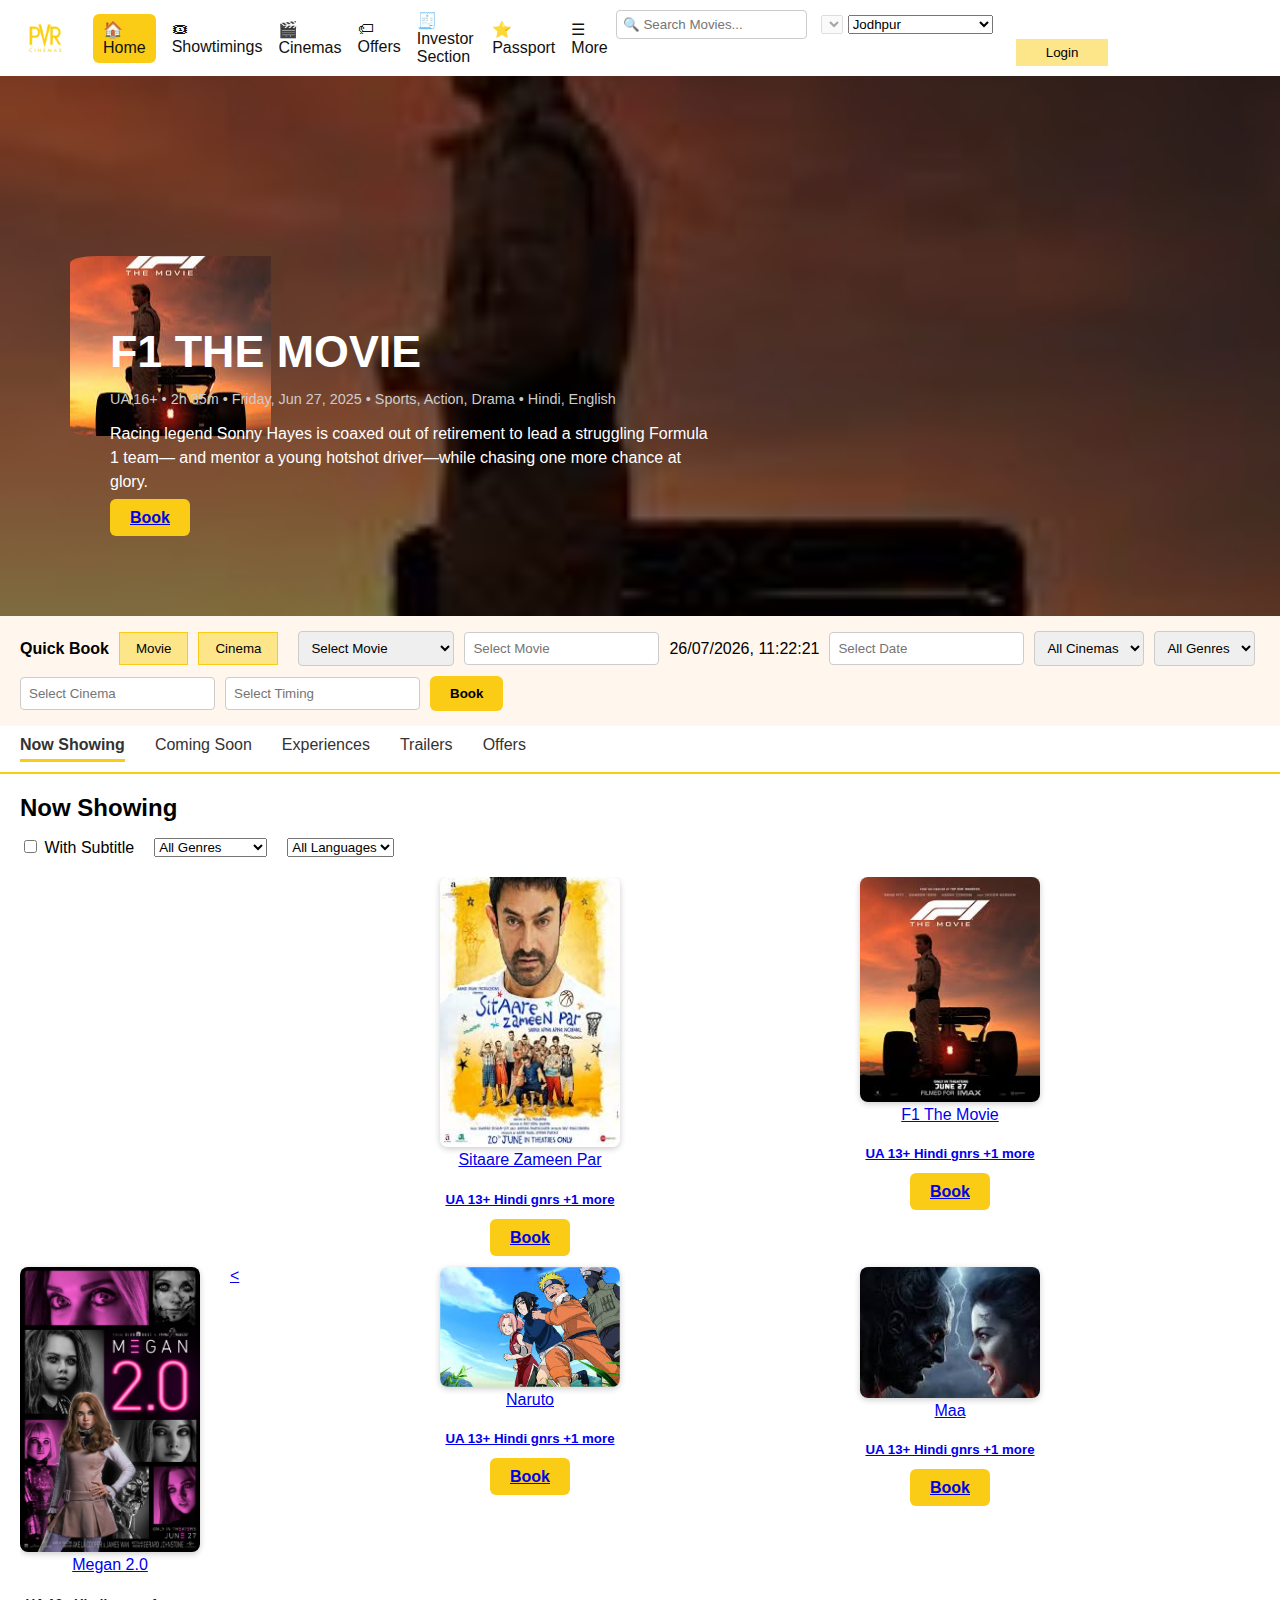
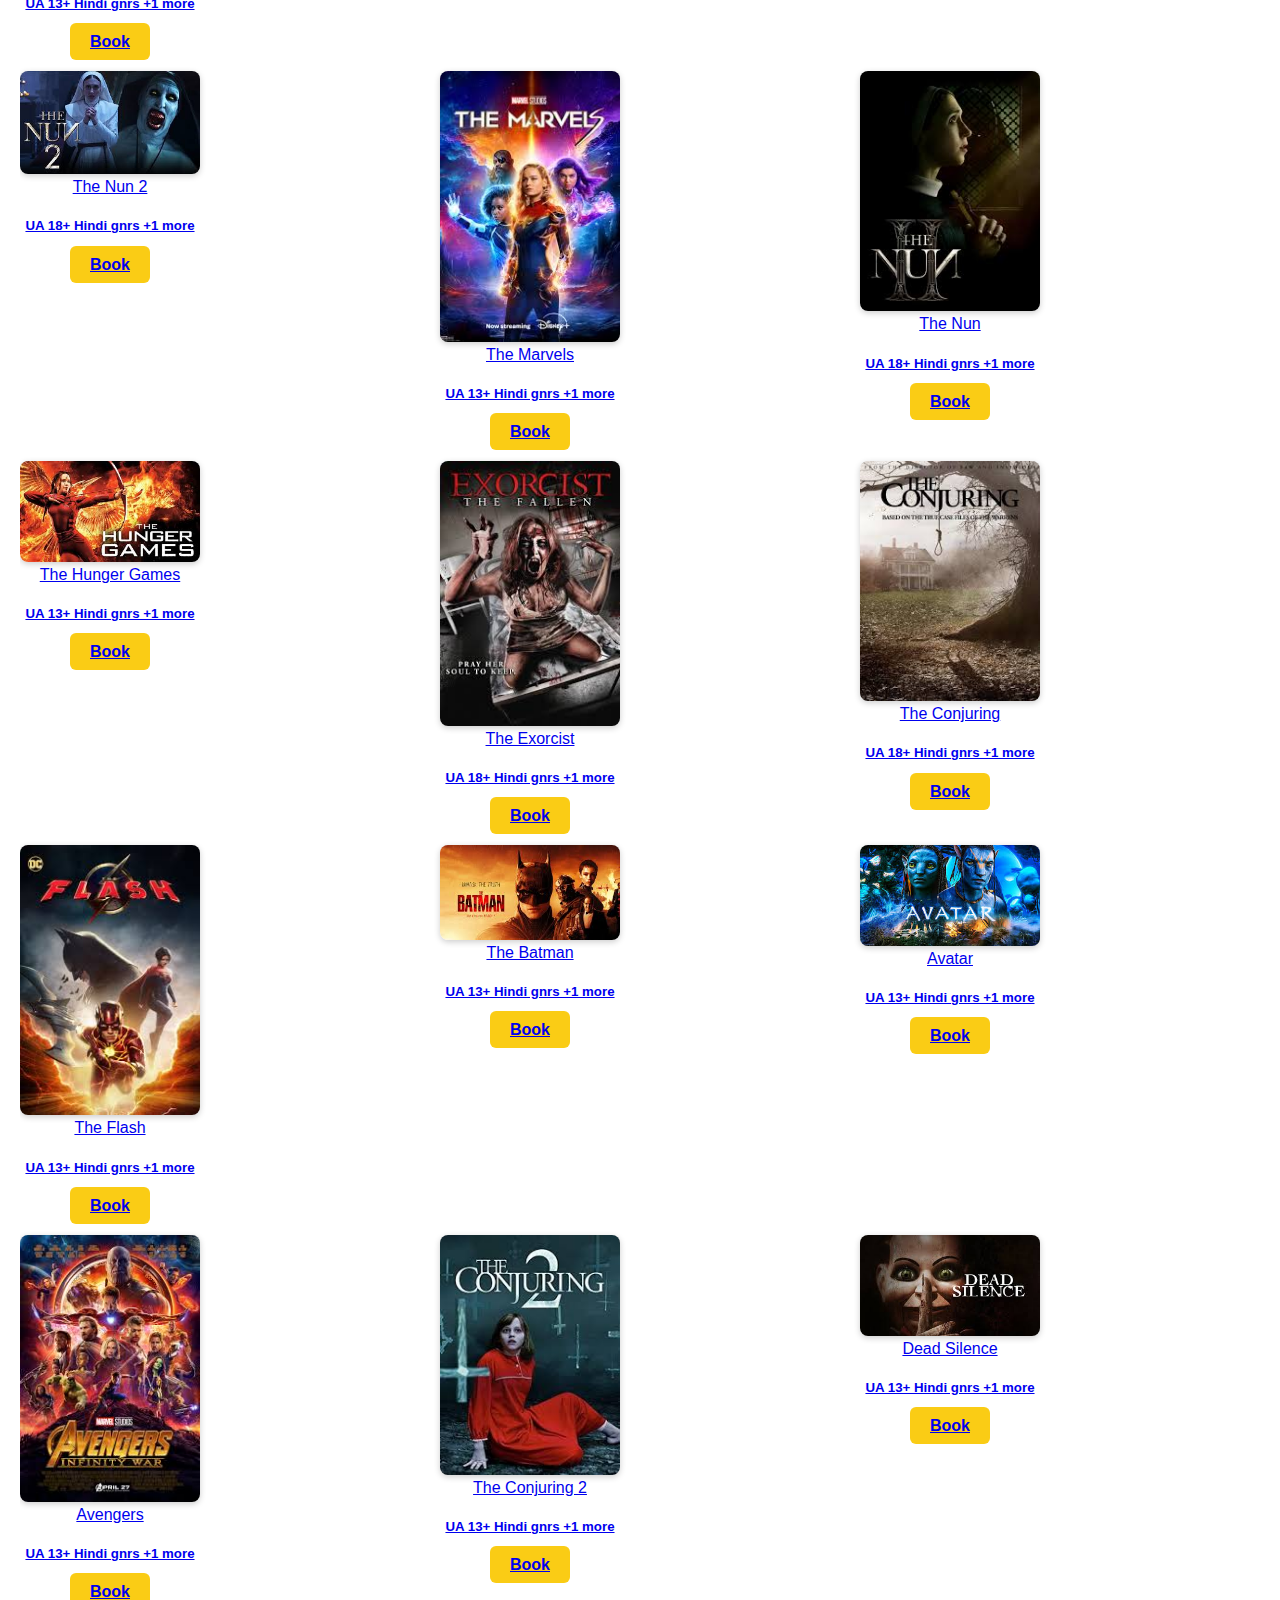
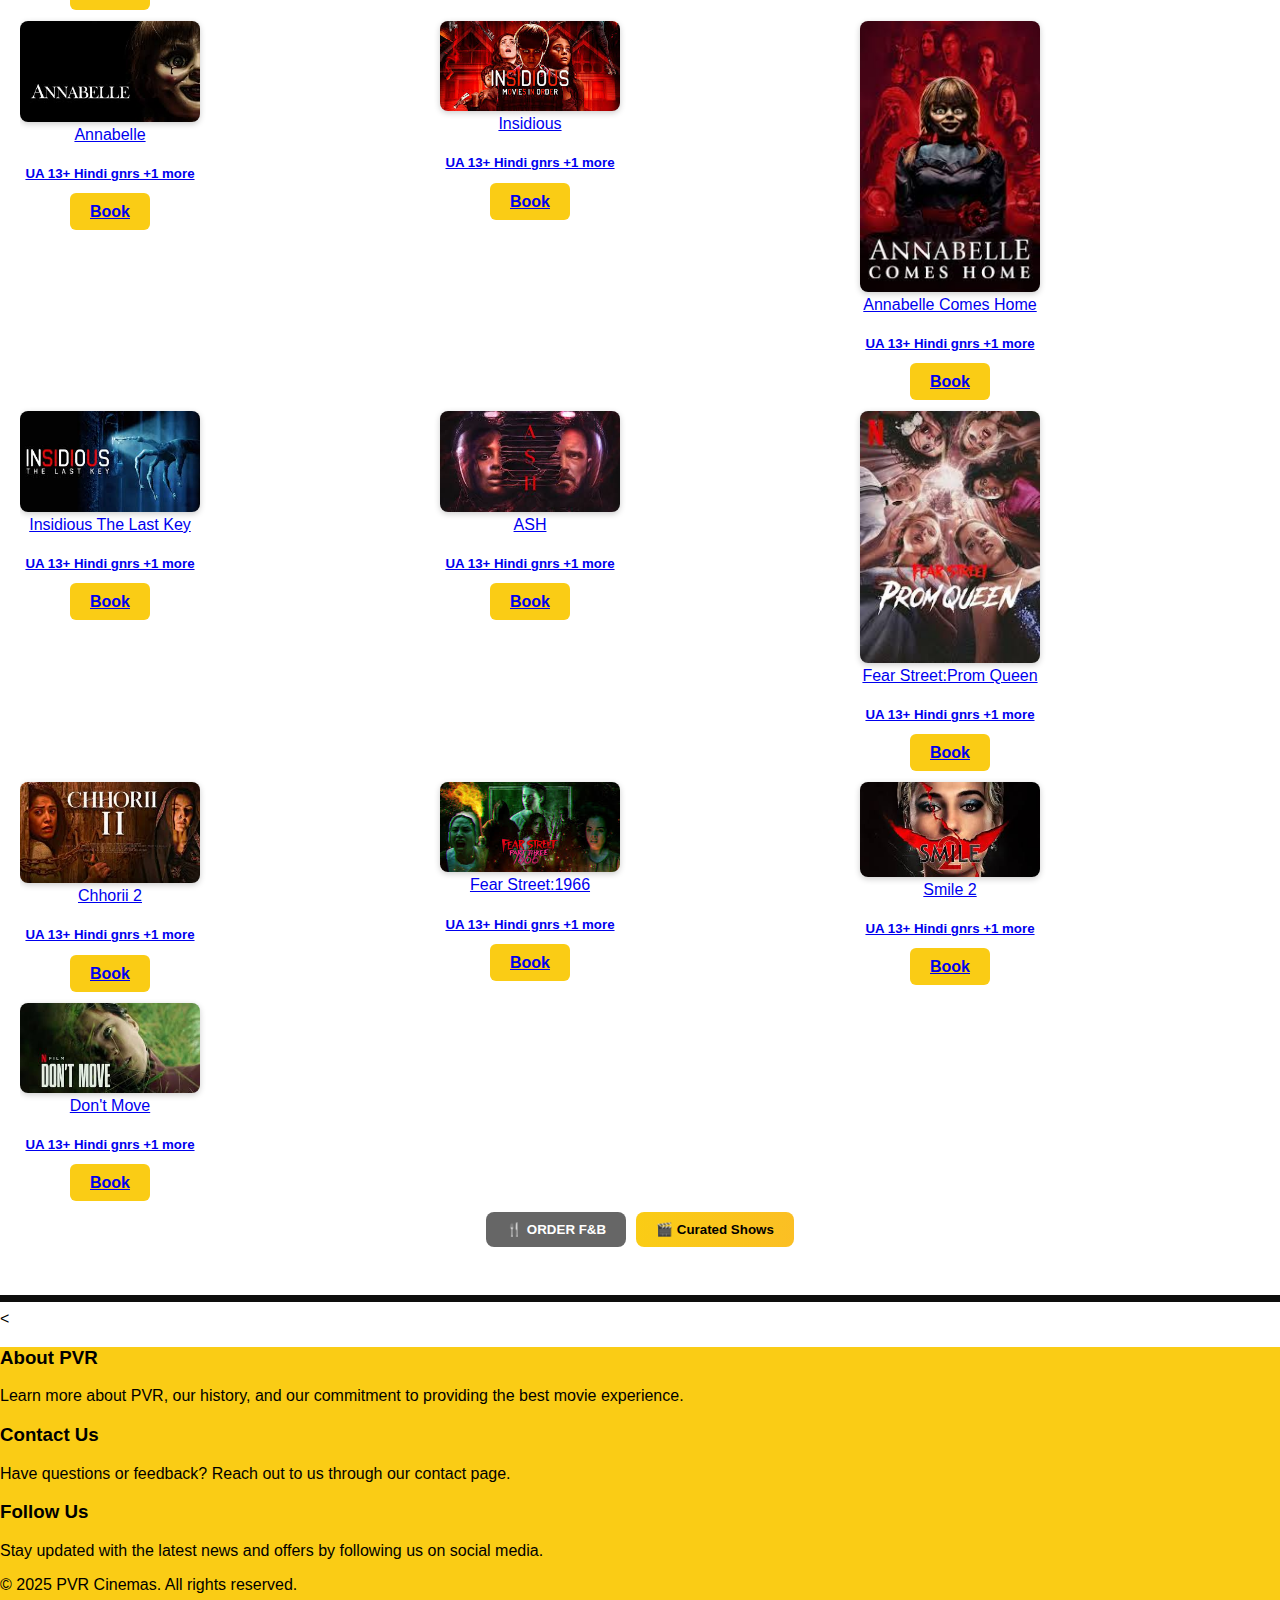
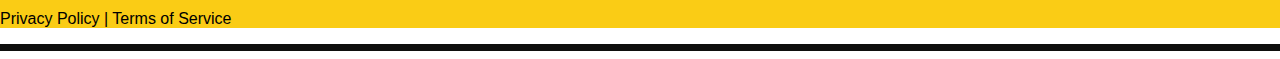
<file: index.html>
<!DOCTYPE html>
<html lang="en">

<head>
    <meta charset="UTF-8" />
    <meta name="viewport" content="width=device-width, initial-scale=1.0" />
    <title>PVR Movie Booking</title>
    <link rel="stylesheet" href="styles.css" />
    <link rel="stylesheet" href="login.html">
    <link rel="stylesheet" href="error.html">

</head>

<body>

    <!-- Navigation Bar -->
    <header class="navbar">
        <div class="nav-left">
            <img src="./logo-v2.webp" alt="PVR Logo" class="logo" />
            <a class="active" href="#">🏠 Home</a>
            <a href="https://www.pvrcinemas.com/show-timings">🎟 Showtimings</a>
            <a href="https://www.pvrcinemas.com/cinemas/Jodhpur">🎬 Cinemas</a>
            <a href="https://www.pvrcinemas.com/offers">🏷 Offers</a>
            <a href="https://www.pvrcinemas.com/investors-section">🧾 Investor Section</a>
            <a href="https://passport.pvrinox.com/">⭐ Passport</a>
            <a href="more.html">☰ More</a>
        </div>
        <div class="nav-right">
            <input type="text" id="movieSearch" placeholder="🔍 Search Movies..." onkeyup="filterMovies()" />
            <select name="" id="" disabled="disabled"></select>
            <select>
        <option selected>Jodhpur</option>
        <option>Jaipur</option>
        <option>Delhi</option>
        <option>Mumbai</option>
        <option>Bengaluru</option>
        <option>Chennai</option>
        <option>Kolkata</option>
        <option>Pune</option>
        <option>Hyderabad</option>
        <option>Ahmedabad</option>
        <option>Lucknow</option>
        <option>Chandigarh</option>
        <option>Indore</option>
        <option>Coimbatore</option>
        <option>Surat</option>
        <option>Vadodara</option>
        <option>Visakhapatnam</option>
        <option>Patna</option>
        <option>Agra</option>
        <option>Kanpur</option>
        <option>Guwahati</option>
        <option>Thiruvananthapuram</option>
        <option>Madurai</option>
        <option>Coimbatore</option>
        <option>Rajkot</option>
        <option>Amritsar</option>
        <option>Vijayawada</option>
        <option>Gwalior</option>
        <option>Raipur</option>
        <option>Jabalpur</option>
        <option>Agartala</option>
        <option>Shillong</option>
        <option>Imphal</option>
        <option>Dimapur</option>
        <option>Aizawl</option>
        <option>Itanagar</option>
        <option>Gangtok</option>
        <option>Port Blair</option>
        <option>Dehradun</option>
        <option>Ranchi</option>
        <option>Udaipur</option>
        <option>Gurgaon</option>
        <option>Noida</option>
        <option>Faridabad</option>
        <option>Ghaziabad</option>
        <option>Meerut</option>
        <option>Agra</option>
        <option>Allahabad</option>
        <option>Varanasi</option>
        <option>Patiala</option>
        <option>Bathinda</option>
        <option>Amroha</option>
        <option>Moradabad</option>
        <option>Aligarh</option>
        <option>Firozabad</option>
        <option>Muzaffarnagar</option>
        <option>Meerut</option>
        <option>Hapur</option>
        <option>Bulandshahr</option>
        <option>Rampur</option>
        <option>Shahjahanpur</option>
        <option>Azamgarh</option>
        <option>Bahraich</option>
        <option>Gonda</option>
        <option>Barabanki</option>
        <option>Farrukhabad</option>
        <option>Hardoi</option>
        <option>Kannauj</option>
        <option>Unnao</option>
      </select>
            <a href="./login.html"><button class="login-btn">Login</button></a>
        </div>
    </header>

    <!-- Hero Banner -->
    <section class="hero">
        <div class="hero-overlay">
            <div class="hero-content">
                <div class="hero-text">
                    <h1>F1 THE MOVIE</h1>
                    <p class="meta">UA 16+ • 2h 35m • Friday, Jun 27, 2025 • Sports, Action, Drama • Hindi, English</p>
                    <p class="desc">
                        Racing legend Sonny Hayes is coaxed out of retirement to lead a struggling Formula 1 team— and mentor a young hotshot driver—while chasing one more chance at glory.
                    </p>
                    <a href="booknow.html" target="_blank" class="book-btn">Book</a>
                </div>


            </div>
        </div>
        </div>
    </section>

    <!-- Quick Book -->
    <div class="quick-book">
        <strong>Quick Book</strong>
        <button class="selected">Movie</button>

        <button class="selected">Cinema</button>
        <label for="cinema-dropdown" class="quick-label"></label>
        <select id="cinema-dropdown" class="dropdown">
  <option value="Sitaare Zameen Par">Select Movie</option>
  <option value="f1">F1 THE MOVIE</option>
  <option value="Megan 2.0">Megan 2.0</option>
  <option value="Naruto">Naruto</option>
  <option value="Maa">Maa</option>
  <option value="The Nun 2">The Nun 2</option>
  <option value="The Marvels">The Marvels</option>
  <option value="The Nun">The Nun</option>
  <option value="The Hunger Games">The Hunger Games</option>
  <option value="The Exorcist">The Exorcist</option>
  <option value="The Conjuring">The Conjuring</option>
  <option value="The Flash">The Flash</option>
  <option value="The Batman">The Batman</option>
  <option value="Avatar">Avatar</option>
  <option value="Avengers">Avengers</option>
  <option value="The Nun">The Nun</option>
  <option value="The Marvels">The Marvels</option>
  <option value="The Conjuring 2">The Conjuring 2</option>
  <option value="Dead Silence">Dead Silence</option>
  <option value="Annabelle">Annabelle</option>
  <option value="Insidious">Insidious</option>
  <option value="Annabelle Comes">Annabelle Comes</option>
  <option value="Insidious The"></option>

</select>



        <input type="text" placeholder="Select Movie" />
        <span id="custom-date"></span>
        <script>
            function updateDate() {
                const d = new Date();
                document.getElementById('custom-date').textContent =
                    d.toLocaleString('en-GB'); // DD/MM/YYYY, HH:MM:SS
            }
            updateDate(); // Initial call
            setInterval(updateDate, 1000); // Update every second
        </script>
        <input type="text" placeholder="Select Date" />
        <select>
      <option>All Cinemas</option>
      <option>IMAX</option>
      <option>3D</option>
    </select>
        <select>
      <option>All Genres</option>
      <option>Action</option>
      <option>Drama</option>
      <option>Comedy</option>
      <option>Horror</option>
    </select>
        <input type="text" placeholder="Select Cinema" />
        <input type="text" placeholder="Select Timing" />
        <button class="book-btn">Book</button>
    </div>

    <!-- Navigation Tabs -->
    <div class="tabs">
        <a class="active-tab" href="#">Now Showing</a>
        <a href="#">Coming Soon</a>
        <a href="#">Experiences</a>
        <a href="#">Trailers</a>
        <a href="#">Offers</a>
    </div>

    <!-- Now Showing -->
    <section class="now-showing">
        <h2>Now Showing</h2>
        <div class="filters">
            <label><input type="checkbox" /> With Subtitle</label>
            <select>
        <option>All Genres</option>
        <option>Action</option>
        <option>Drama</option>
        <option>Comedy</option>
        <option>Horror</option>
        <option>Romance</option>
        <option>Thriller</option>
        <option>Science Fiction</option>
        <option>Fantasy</option>
        <option>Documentary</option>
        <option>Animation</option>
        <option>Adventure</option>
      </select>
            <select>
        <option>All Languages</option>
        <option>Hindi</option>
        <option>English</option>
      </select>
        </div>
        <div class="movie-list">
            <div class="movie-container">
                <div class="movie-card"></div>
            </div>
            <a href="https://youtu.be/YH6k5weqwy8?si=QhUJymZNEpXDGVLu">

                <div class="movie"><img src="Sitaare Zameen Par.jpeg.jpg" alt="Sitaare Zameen Par" /><span>Sitaare Zameen
            Par</span>
                    <h5>UA 13+ Hindi gnrs +1 more</h5>
                    <a href="booknow.html" target="_blank" class="book-btn">Book</a>
                </div>
            </a>
            <a href="https://youtu.be/69ffwl-8pCU?si=bTgPB2JSoYBY8jpV">
                <div class="movie"><img src="F1 The Movie.jpeg.jpg" alt="F1 The Movie" /><span>F1 The Movie</span>
                    <h5>UA 13+ Hindi gnrs +1 more</h5>
                    <a href="booknow.html" target="_blank" class="book-btn">Book</a>
                </div>
            </a>
            <a href="https://youtu.be/IYLHdEzsk1s?si=F-liIfdAvSS3QRr8">
                <div class="movie"><img src="./Megan 2.0.jpg" alt="Megan 2.0" /><span>Megan 2.0</span>
                    <h5>UA 13+ Hindi gnrs +1 more</h5>
                    <a href="booknow.html" target="_blank" class="book-btn">Book</a>
                </div>
            </a>
            <a href="https://youtu.be/1JdWLPj_do4?si=U4200BUDsstM1SBS">
                < <div class="movie"><img src="Naruto.jpeg.jpg" alt="Naruto" /><span>Naruto</span>
                    <h5>UA 13+ Hindi gnrs +1 more</h5>
                    <a href="booknow.html" target="_blank" class="book-btn">Book</a>
        </div>
        </a>
        <a href="https://youtu.be/lVvMbXiJjko?si=PE78wVe-z4K-nKfY">
            <div class="movie"><img src="ma.jpeg.jpg" alt="Maa" /><span>Maa</span>
                <h5>UA 13+ Hindi gnrs +1 more</h5>
                <a href="booknow.html" target="_blank" class="book-btn">Book</a>
            </div>
        </a>
        <a href="https://youtu.be/QF-oyCwaArU?si=S0iCW_sgzKGR_kQd">
            <div class="movie"><img src="The Nun 2.jpeg.jpg" alt="The Nun 2" /><span>The Nun 2</span>
                <h5>UA 18+ Hindi gnrs +1 more</h5>

                <a href="booknow.html" target="_blank" class="book-btn">Book</a>
            </div>
        </a>
        <a href="https://youtu.be/wS_qbDztgVY?si=_JB85yZTU1Q6rsjP">
            <div class="movie"><img src="The Marvels.jpeg.jpg" alt="The Marvels" /><span>The Marvels</span>
                <h5>UA 13+ Hindi gnrs +1 more</h5>
                <a href="booknow.html" target="_blank" class="book-btn">Book</a>
            </div>
        </a>
        <a href="https://youtu.be/pzD9zGcUNrw?si=DIbW848CkxHOQXjw">
            <div class="movie"><img src="The Nun.jpeg.jpg" alt="The Nun" /><span>The Nun</span>
                <h5>UA 18+ Hindi gnrs +1 more</h5>
                <a href="booknow.html" target="_blank" class="book-btn">Book</a>
            </div>
        </a>
        <a href="https://youtu.be/mfmrPu43DF8?si=mVmGeLdNaA-ImUKQ">
            <div class="movie"><img src="The Hunger Games.jpeg.jpg" alt="The Hunger Games" /><span>The Hunger Games</span>
                <h5>UA 13+ Hindi gnrs +1 more</h5>
                <a href="booknow.html" target="_blank" class="book-btn">Book</a>
            </div>
        </a>
        <a href="https://youtu.be/BU2eYAO31Cc?si=dFeTyYkmTHqxxTiD">
            <div class="movie"><img src="The Exorcist.jpeg.jpg" alt="The Exorcist" /><span>The Exorcist</span>
                <h5>UA 18+ Hindi gnrs +1 more</h5>
                <a href="booknow.html" target="_blank" class="book-btn">Book</a>
            </div>
        </a>

        <a href="https://youtu.be/ejMMn0t58Lc?si=8PhL7r1awr1_PcjL">
            <div class="movie"><img src="The Conjuring.jpeg.jpg" alt="The Conjuring" /><span>The Conjuring</span>
                <h5>UA 18+ Hindi gnrs +1 more</h5>
                <a href="booknow.html" target="_blank" class="book-btn">Book</a>
            </div>
        </a>
        <a href="https://youtu.be/hebWYacbdvc?si=8gCc5CegCShTIoeR">
            <div class="movie"><img src="The Flash.jpeg.jpg" alt="The Flash" /><span>The Flash</span>
                <h5>UA 13+ Hindi gnrs +1 more</h5>
                <a href="booknow.html" target="_blank" class="book-btn">Book</a>
            </div>
        </a>
        <a href="https://youtu.be/mqqft2x_Aa4?si=KMe2ZHRyTcsSj3ga">
            <div class="movie"><img src="The Batman.jpeg.jpg" alt="The Batman" /><span>The Batman</span>
                <h5>UA 13+ Hindi gnrs +1 more</h5>
                <a href="booknow.html" target="_blank" class="book-btn">Book</a></div>
        </a>
        <a href="https://youtu.be/5PSNL1qE6VY?si=f3mJQahi4H803aze">
            <div class="movie"><img src="Avatar.jpeg.jpg" alt="Avatar" /><span>Avatar</span>
                <h5>UA 13+ Hindi gnrs +1 more</h5>
                <a href="booknow.html" target="_blank" class="book-btn">Book</a></div>
        </a>
        <a href="https://youtu.be/eOrNdBpGMv8?si=-eecd12VA8N4_JMg">
            <div class="movie"><img src="Avengers.jpeg.jpg" alt="Avengers" /><span>Avengers</span>
                <h5>UA 13+ Hindi gnrs +1 more</h5>
                <a href="booknow.html" target="_blank" class="book-btn">Book</a></div>
        </a>
        <a href="https://youtu.be/VFsmuRPClr4?si=ScCGTn-ZIN-BEbfF">
            <div class="movie"><img src="The Conjuring 2.jpeg.jpg" alt="The Conjuring 2" /><span>The Conjuring 2</span>
                <h5>UA 13+ Hindi gnrs +1 more</h5>
                <a href="booknow.html" target="_blank" class="book-btn">Book</a></div>
        </a>
        <a href="https://youtu.be/8b_HVtHmK30?si=lCBb0AuJYIjA0iq1">
            <div class="movie"><img src="Dead Silence.jpeg.jpg" alt="Dead Silence" /><span>Dead Silence</span>
                <h5>UA 13+ Hindi gnrs +1 more</h5>
                <a href="booknow.html" target="_blank" class="book-btn">Book</a></div>
        </a>
        <a href="https://youtu.be/paFgQNPGlsg?si=tISVmzWSupcVkGB6">
            <div class="movie"><img src="Annabelle.jpeg.jpg" alt="Annabelle" /><span>Annabelle</span>
                <h5>UA 13+ Hindi gnrs +1 more</h5>
                <a href="booknow.html" target="_blank" class="book-btn">Book</a></div>
        </a>
        <a href="https://youtu.be/ZuQuOnYnr3Q?si=V6pIr42KuXRVh2Kb">
            <div class="movie"><img src="Insidious.jpeg.jpg" alt="Insidious" /><span>Insidious</span>
                <h5>UA 13+ Hindi gnrs +1 more</h5>
                <a href="booknow.html" target="_blank" class="book-btn">Book</a></div>
        </a>
        <a href="https://youtu.be/LGP_DjLjRg8?si=NvXaQ4PHReQSa0RS">
            <div class="movie"><img src="Annabelle Comes Home.jpeg.jpg" alt="Annabelle Comes Home" /><span>Annabelle Comes
            Home</span>
                <h5>UA 13+ Hindi gnrs +1 more</h5>
                <a href="booknow.html" target="_blank" class="book-btn">Book</a></div>
        </a>
        <a href="https://youtu.be/acQyrwQyCOk?si=5QdtphFfVEad7cO5">
            <div class="movie"><img src="Insidious  The Last Key.jpeg.jpg" alt="Insidious The Last Key" /><span>Insidious The
            Last Key </span>
                <h5>UA 13+ Hindi gnrs +1 more</h5>
                <a href="booknow.html" target="_blank" class="book-btn">Book</a></div>
        </a>

        <a href="https://youtu.be/tvM-guXIFLM?si=DltXhIBHeGCvVpIJ">
            <div class="movie"><img src="ASH.jpeg.jpg" alt="ASH" /><span>ASH</span>
                <h5>UA 13+ Hindi gnrs +1 more</h5>
                <a href="booknow.html" target="_blank" class="book-btn">Book</a></div>
        </a>
        <a href="https://youtu.be/gYbnjaK5nsI?si=Gy4TmMhA3B7dTX-j">
            <div class="movie"><img src="Fear Street Prom Queen.jpeg.jpg" alt="Fear Street:Prom Queen" /><span>Fear
            Street:Prom Queen </span>
                <h5>UA 13+ Hindi gnrs +1 more</h5>
                <a href="booknow.html" target="_blank" class="book-btn">Book</a></div>
        </a>
        <a href="https://youtu.be/d4VVkwTw3x4?si=3Uwl3GxqFV5mT-8X">
            <div class="movie"><img src="chhorii 2.jpeg.jpg" alt="Chhorii 2" /><span>Chhorii 2</span>
                <h5>UA 13+ Hindi gnrs +1 more</h5>
                <a href="booknow.html" target="_blank" class="book-btn">Book</a></div>
        </a>
        <a href="https://youtu.be/dj3CXY8rKuY?si=dNm8bHFA6zZwmKwu">
            <div class="movie"><img src="Fear Street 1966.jpeg.jpg" alt="Fear Street: 1966" /><span>Fear Street:1966</span>
                <h5>UA 13+ Hindi gnrs +1 more</h5>
                <a href="booknow.html" target="_blank" class="book-btn">Book</a></div>
        </a>
        <a href="https://youtu.be/0HY6QFlBzUY?si=bAL0ptLo56DrMT_W">
            <div class="movie"><img src="Smile 2.jpeg.jpg" alt="Smile 2" /><span>Smile 2</span>
                <h5>UA 13+ Hindi gnrs +1 more</h5>
                <a href="booknow.html" target="_blank" class="book-btn">Book</a></div>
        </a>
        <a href="https://youtu.be/YjTZMEbpKsc?si=PLB0pZlzdJBNBMX0">
            <div class="movie"><img src="Don't Move.jpeg.jpg" alt="Don't Move" /><span>Don't Move</span>
                <h5>UA 13+ Hindi gnrs +1 more</h5>
                <a href="booknow.html" target="_blank" class="book-btn">Book</a></div>
        </a>




        </div>
        <div class="fnb-buttons">
            <a href="./error.html"><button class="fnb">🍴 ORDER F&B</button></a>
            <a href="./error.html"><button class="curated">🎬 Curated Shows</button></a>
        </div>
    </section>
    <hr>
    < <!-- Footer -->
        <footer class="footer">
            <div class="footer-content">
                <div class="footer-section">
                    <h3>About PVR</h3>
                    <p>Learn more about PVR, our history, and our commitment to providing the best movie experience.</p>
                </div>
                <div class="footer-section">
                    <h3>Contact Us</h3>
                    <p>Have questions or feedback? Reach out to us through our contact page.</p>
                </div>
                <div class="footer-section">
                    <h3>Follow Us</h3>
                    <p>Stay updated with the latest news and offers by following us on social media.</p>
                </div>
            </div>
            <div class="footer-bottom">
                <p>&copy; 2025 PVR Cinemas. All rights reserved.</p>
                <p>Privacy Policy | Terms of Service</p>
            </div>
        </footer>
        <hr>
</body>

</html>
</file>
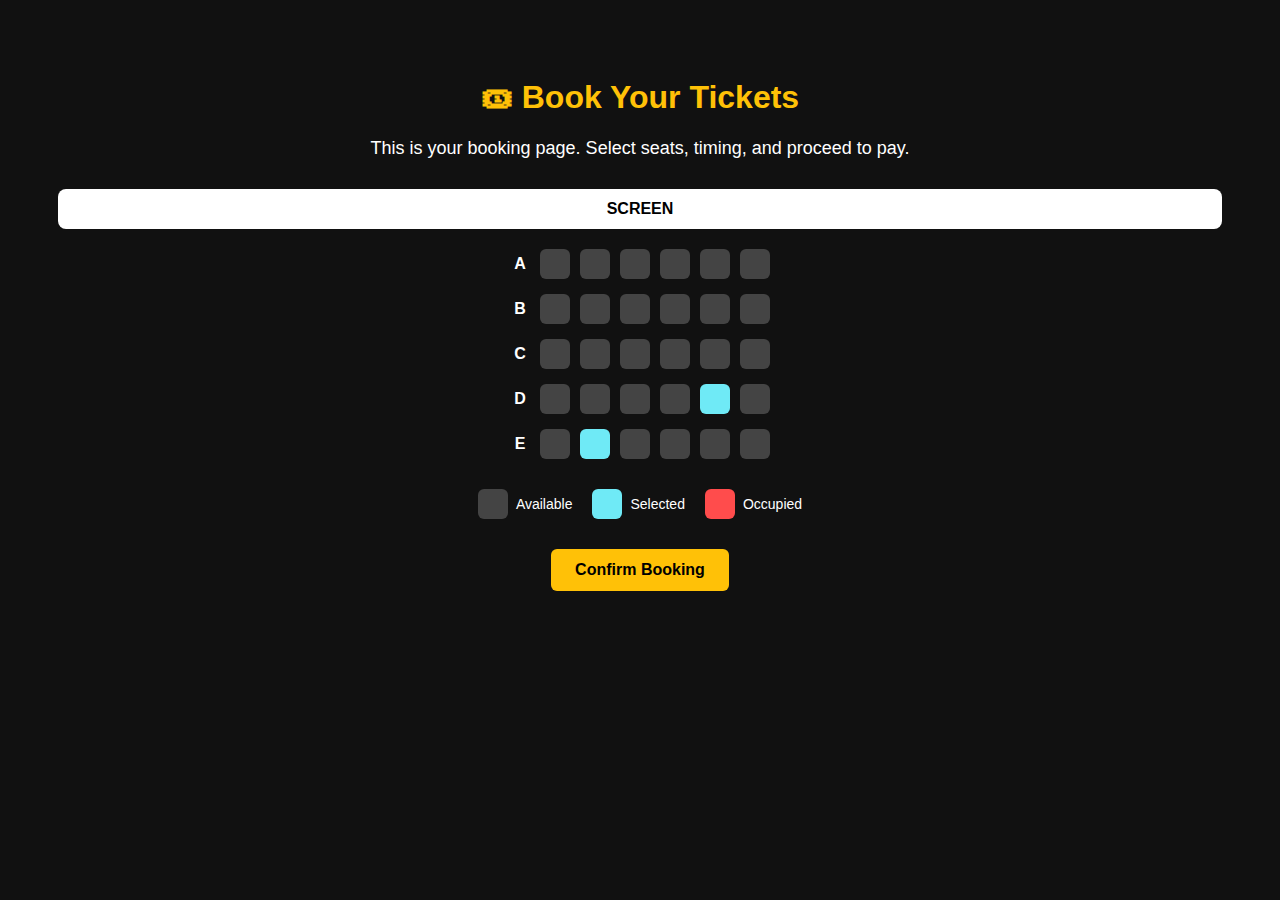
<file: booknow.html>
<!DOCTYPE html>
<html lang="en">

<head>
    <meta charset="UTF-8">
    <title>Book Your Tickets</title>
    <link rel="stylesheet" href="booknow.css">
</head>

<body>
    <h1>🎟 Book Your Tickets</h1>
    <p>This is your booking page. Select seats, timing, and proceed to pay.</p>

    <div class="screen">SCREEN</div>

    <div class="seats-container">
        <!-- Row A -->
        <div class="row">
            <span class="row-label">A</span>
            <div class="seat"></div>
            <div class="seat"></div>
            <div class="seat "></div>
            <div class="seat"></div>
            <div class="seat"></div>
            <div class="seat"></div>
        </div>

        <!-- Row B -->
        <div class="row">
            <span class="row-label">B</span>
            <div class="seat"></div>
            <div class="seat"></div>
            <div class="seat"></div>
            <div class="seat "></div>
            <div class="seat"></div>
            <div class="seat"></div>
        </div>

        <!-- Row C -->
        <div class="row">
            <span class="row-label">C</span>
            <div class="seat"></div>
            <div class="seat "></div>
            <div class="seat"></div>
            <div class="seat"></div>
            <div class="seat"></div>
            <div class="seat"></div>
        </div>
        <div class="row">
            <span class="row-label">D</span>
            <div class="seat"></div>
            <div class="seat "></div>
            <div class="seat"></div>
            <div class="seat"></div>
            <div class="seat selected"></div>
            <div class="seat"></div>
        </div>
        <div class="row">
            <span class="row-label">E</span>
            <div class="seat"></div>
            <div class="seat selected"></div>
            <div class="seat"></div>
            <div class="seat"></div>
            <div class="seat"></div>
            <div class="seat"></div>
        </div>
    </div>

    <div class="legend">
        <div><span class="seat"></span> Available</div>
        <div><span class="seat selected"></span> Selected</div>
        <div><span class="seat occupied"></span> Occupied</div>
    </div>

    <button class="confirm-btn">Confirm Booking</button>

    <script>
        const seats = document.querySelectorAll('.seat:not(.occupied)');
        seats.forEach(seat => {
            seat.addEventListener('click', () => {
                seat.classList.toggle('selected');
            });
        });
    </script>
</body>

</html>
</file>
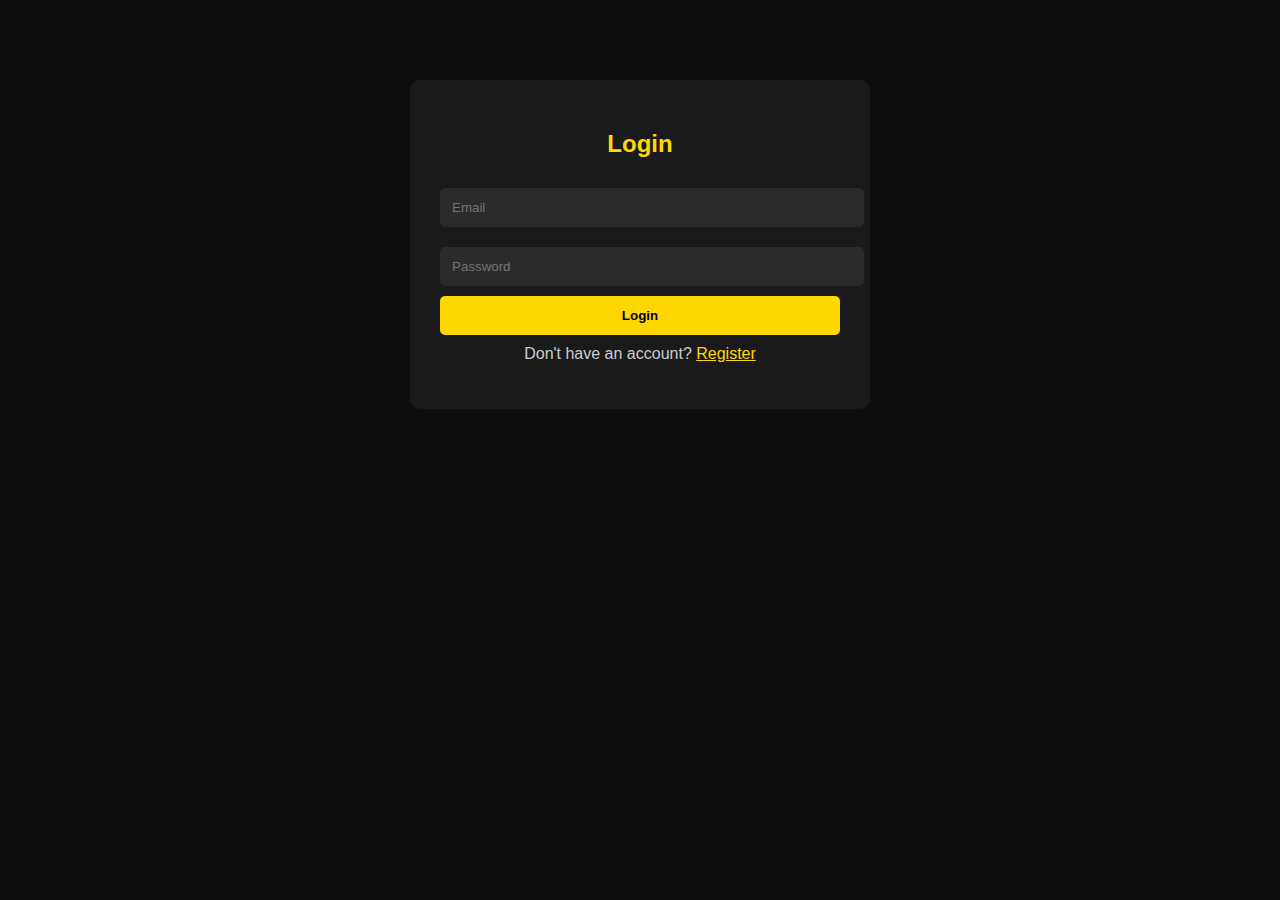
<file: login.html>
<!DOCTYPE html>
<html lang="en">

<head>
    <meta charset="UTF-8">
    <title>PVR Clone - Login & Register</title>
    <link rel="stylesheet" href="login.css">
</head>

<body>
    <div class="auth-container">
        <!-- Login Form -->
        <div id="loginForm">
            <h2>Login</h2>
            <form action="#">
                <input type="email" placeholder="Email" required>
                <input type="password" placeholder="Password" required>
                <button type="submit">Login</button>
            </form>
            <p class="switch-link">Don't have an account? <span onclick="toggleForm()">Register</span></p>
        </div>

        <!-- Register Form -->
        <div id="registerForm" class="hidden">
            <h2>Register</h2>
            <form action="#">
                <input type="text" placeholder="Full Name" required>
                <input type="email" placeholder="Email" required>
                <input type="password" placeholder="Password" required>
                <input type="password" placeholder="Confirm Password" required>
                <button type="submit">Register</button>
            </form>
            <p class="switch-link">Already have an account? <span onclick="toggleForm()">Login</span></p>
        </div>
    </div>

    <script>
        function toggleForm() {
            document.getElementById("loginForm").classList.toggle("hidden");
            document.getElementById("registerForm").classList.toggle("hidden");
        }
    </script>
</body>

</html>
</file>
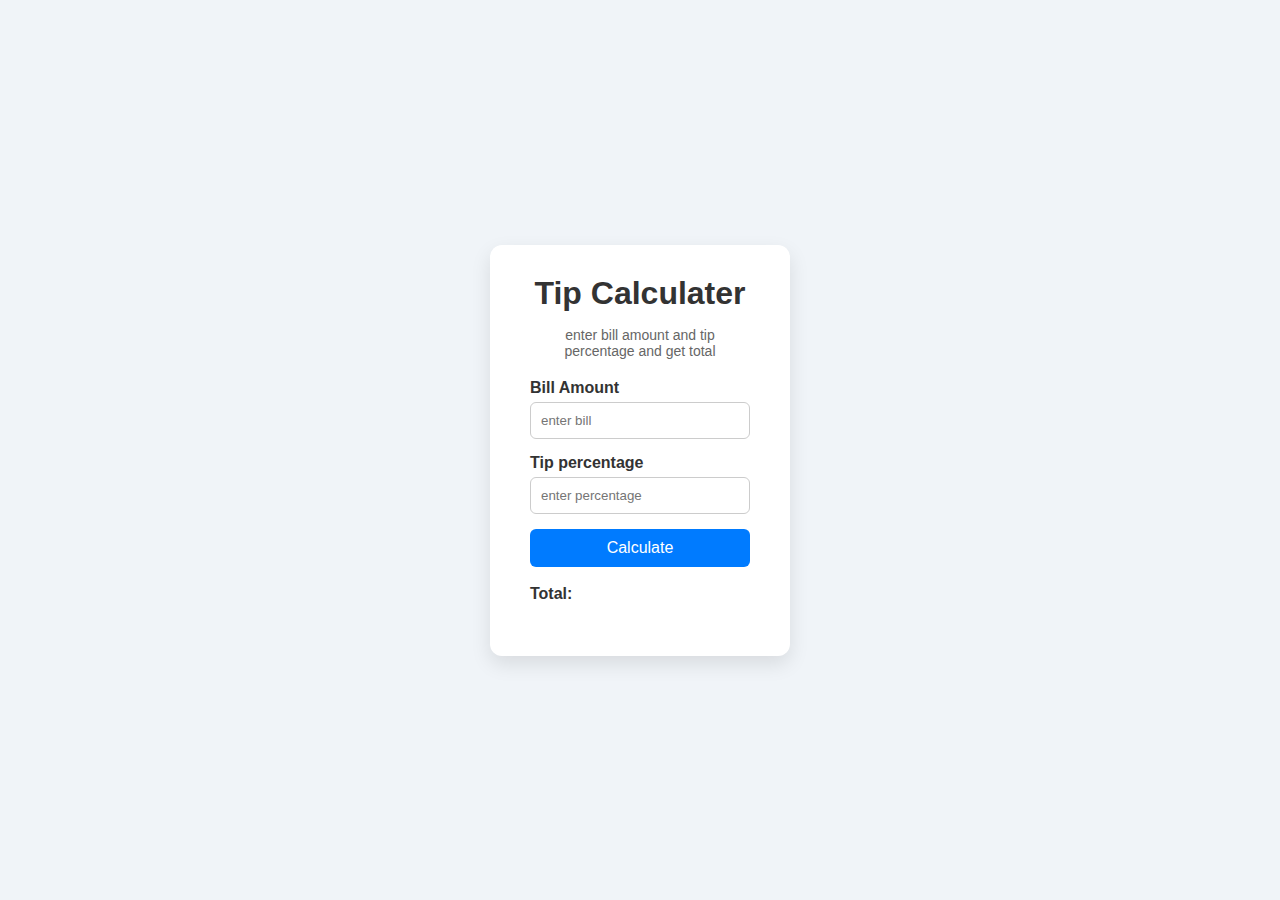
<file: more.html>
<!DOCTYPE html>
<html lang="en">

<head>
    <meta charset="UTF-8">
    <meta http-equiv="X-UA-Compatible" content="IE=edge">
    <meta name="viewport" content="width=device-width, initial-scale=1.0">
    <title>Tip Calculator</title>
    <link rel="stylesheet" href="more.css">

</head>

<body>
    <div class="container">
        <h1>tip Calculater</h1>
        <p>enter bill amount and tip percentage and get total </p>
        <label for="bill">Bill Amount</label>
        <input type="number" id="bill" placeholder="enter bill">
        <br>
        <label for="tip">Tip percentage</label>
        <input type="number" id="tip" placeholder="enter percentage">
        <br>
        <button id="calculate">Calculate</button>
        <br> <br>
        <label for="total">Total:</label>
        <span id="total"></span>

    </div>
    <script src="more.js"></script>
</body>

</html>
</file>
<file: styles.css>
body {
    font-family: 'Segoe UI', sans-serif;
    margin: 0;
    background: #fff;
}

.navbar {
    display: flex;
    justify-content: space-between;
    align-items: center;
    background: white;
    padding: 10px 20px;
    box-shadow: 0 2px 4px rgba(0, 0, 0, 0.05);
}

.nav-left a {
    margin: 0 8px;
    text-decoration: none;
    color: #111;
    font-weight: 500;
}

.nav-left .active {
    background: #facc15;
    padding: 6px 10px;
    border-radius: 6px;
}

.nav-left {
    display: flex;
    align-items: center;
}

.logo {
    height: 50px;
    margin-right: 15px;
}

.nav-right input {
    padding: 6px;
    border: 1px solid #ccc;
    margin-right: 10px;
    border-radius: 4px;
}

.login-btn {
    background: #fde68a;
    border: none;
    padding: 6px 30px;
    margin-left: 400px;
    cursor: pointer;
}

.hero {
    background: url(F1.jpeg.jpg) center/cover no-repeat;
    width: 100%;
    height: 400px;
    color: white;
    display: flex;
    align-items: center;
    justify-content: flex-start;
    padding: 70px;
    position: relative;
}

.hero::before {
    content: '';
    position: absolute;
    inset: 0;
    background: rgba(0, 0, 0, 0.5);
}

.hero-overlay {
    position: relative;
    background-image: url(F1\ The\ Movie.jpeg.jpg);
    height: 100px;
    background-position: left;
    padding: 20px;
    border-radius: 4%;
    /* Adjusted to fit the hero section */
    z-index: 1;
    /* Ensure it appears above the background image */
    background-repeat: no-repeat;
}

.hero h1 {
    font-size: 2.8rem;
    margin-bottom: 10px;
}

.meta {
    font-size: 0.9rem;
    color: #ccc;
}

.desc {
    margin: 15px 0;
    line-height: 1.5;
}

.book-btn {
    background: #facc15;
    border: none;
    padding: 10px 20px;
    border-radius: 6px;
    font-weight: bold;
    cursor: pointer;
}

.quick-book {
    background: #fff7ed;
    padding: 15px 20px;
    display: flex;
    gap: 10px;
    flex-wrap: wrap;
    align-items: center;
}

.quick-book input,
.quick-book select {
    padding: 8px;
    border-radius: 4px;
    border: 1px solid #ccc;
}

.quick-book button.selected {
    background: #fde68a;
    border: 1px solid #facc15;
    padding: 8px 16px;
}

.tabs {
    display: flex;
    gap: 30px;
    padding: 10px 20px;
    border-bottom: 2px solid #facc15;
    margin-bottom: 20px;
}

.tabs a {
    text-decoration: none;
    color: #333;
    padding-bottom: 5px;
}

.active-tab {
    border-bottom: 3px solid #facc15;
    font-weight: bold;
}

.now-showing {
    padding: 0 20px 40px;
}

.now-showing h2 {
    margin-bottom: 15px;
}

.filters {
    display: flex;
    gap: 20px;
    align-items: center;
    margin-bottom: 20px;
}

.movie-list {
    display: flex;
    gap: 20px;
    overflow-x: auto;
    padding-bottom: 20px;
}

.movie {
    flex: 0 0 auto;
    width: 180px;
    text-align: center;
}

.movie img {
    width: 100%;
    border-radius: 8px;
    box-shadow: 0 2px 6px rgba(0, 0, 0, 0.2);
}

.fnb-buttons {
    display: flex;
    gap: 10px;
    justify-content: center;
}

.fnb,
.curated {
    padding: 10px 20px;
    border-radius: 8px;
    font-weight: bold;
    border: none;
    cursor: pointer;
}

.fnb {
    background: rgba(0, 0, 0, 0.6);
    color: white;
}

.curated {
    background: linear-gradient(to right, #facc15, #fbbf24);
}


/* Add this to your styles.css */

.date-select {
    padding: 8px 16px;
    border-radius: 4px;
    border: 1px solid #ffc107;
    background: #ffc107;
    color: #222;
    font-weight: bold;
    cursor: pointer;
    margin: 0 8px;
}

.movie-list {
    display: grid;
    grid-template-columns: repeat(auto-fill, minmax(180px, 1fr));
    gap: 20px;
    overflow-x: auto;
    padding-bottom: 20px;
}

.hero-overlay {
    padding: 40px;
}

.hero-content {
    display: flex;
    justify-content: space-between;
    align-items: center;
    gap: 40px;
    flex-wrap: wrap;
}

.hero-text {
    flex: 1;
    max-width: 600px;
}

.hero-image img {
    max-width: 300px;
    height: auto;
    border-radius: 10px;
    box-shadow: 0 4px 12px rgba(0, 0, 0, 0.5);
}

.movie-container {
    display: grid;
    grid-template-columns: repeat(auto-fill, minmax(180px, 1fr));
    gap: 30px;
    padding: 20px;
    justify-items: center;
}

.movie-card img {
    height: 250px;
    width: 100%;
    object-fit: cover;
    border-radius: 10px;
}

hr {
    border: none;
    height: 7px;
    background-color: #0e0e0d;
}

.footer {
    background-color: #facc15;
}
</file>
<file: booknow.css>
body {
    font-family: Arial, sans-serif;
    background-color: #111;
    color: #fff;
    text-align: center;
    padding: 50px;
}

h1 {
    color: #ffc107;
}

p {
    font-size: 18px;
}

.screen {
    background: #fff;
    color: #000;
    height: 40px;
    width: 100%;
    margin: 30px 0 20px;
    line-height: 40px;
    font-weight: bold;
    border-radius: 8px;
}

.seats-container {
    display: flex;
    flex-direction: column;
    gap: 15px;
    align-items: center;
}

.row {
    display: flex;
    align-items: center;
    gap: 10px;
}

.row-label {
    width: 20px;
    font-weight: bold;
}

.seat {
    width: 30px;
    height: 30px;
    background-color: #444;
    border-radius: 6px;
    cursor: pointer;
    transition: transform 0.2s;
}

.seat:hover {
    transform: scale(1.1);
}

.seat.selected {
    background-color: #6feaf6;
}

.seat.occupied {
    background-color: #ff4c4c;
    cursor: not-allowed;
}

.legend {
    display: flex;
    justify-content: center;
    gap: 20px;
    margin-top: 30px;
}

.legend div {
    display: flex;
    align-items: center;
    gap: 8px;
    font-size: 14px;
}

.confirm-btn {
    margin-top: 30px;
    background-color: #ffc107;
    border: none;
    padding: 12px 24px;
    border-radius: 6px;
    font-weight: bold;
    font-size: 16px;
    cursor: pointer;
    transition: background 0.3s;
}

.confirm-btn:hover {
    background-color: #e0a800;
}
</file>
<file: login.css>
body {
    font-family: 'Segoe UI', sans-serif;
    background-color: #0d0d0d;
    color: white;
}

.auth-container {
    max-width: 400px;
    margin: 80px auto;
    background: #1a1a1a;
    padding: 30px;
    border-radius: 10px;
    text-align: center;
}

.auth-container h2 {
    color: gold;
    margin-bottom: 20px;
}

.auth-container input {
    width: 100%;
    padding: 12px;
    margin: 10px 0;
    border-radius: 5px;
    border: none;
    background-color: #2b2b2b;
    color: white;
}

.auth-container button {
    width: 100%;
    padding: 12px;
    background: gold;
    border: none;
    border-radius: 5px;
    font-weight: bold;
    cursor: pointer;
}

.auth-container button:hover {
    background-color: #ffcc00;
}

.switch-link {
    margin-top: 10px;
    color: #ccc;
    cursor: pointer;
}

.switch-link span {
    color: gold;
    text-decoration: underline;
}

.hidden {
    display: none;
}
</file>
<file: more.css>
* {
    margin: 0;
    padding: 0;
    box-sizing: border-box;
    font-family: 'Segoe UI', Tahoma, Geneva, Verdana, sans-serif;
}

body {
    background: #f0f4f8;
    display: flex;
    justify-content: center;
    align-items: center;
    height: 100vh;
}

.container {
    background: #ffffff;
    padding: 30px 40px;
    border-radius: 12px;
    box-shadow: 0 8px 20px rgba(0, 0, 0, 0.1);
    width: 300px;
    text-align: center;
}

.container h1 {
    margin-bottom: 15px;
    color: #333;
    text-transform: capitalize;
}

.container p {
    margin-bottom: 20px;
    color: #666;
    font-size: 14px;
}

label {
    display: block;
    text-align: left;
    margin-bottom: 5px;
    font-weight: 600;
    color: #333;
}

input {
    width: 100%;
    padding: 10px;
    margin-bottom: 15px;
    border: 1px solid #ccc;
    border-radius: 6px;
    transition: border-color 0.3s;
}

input:focus {
    border-color: #007bff;
    outline: none;
}

button {
    width: 100%;
    padding: 10px;
    background-color: #007bff;
    color: white;
    border: none;
    border-radius: 6px;
    font-size: 16px;
    cursor: pointer;
    transition: background-color 0.3s;
}

button:hover {
    background-color: #0056b3;
}

#total {
    font-weight: bold;
    color: #28a745;
    font-size: 18px;
    margin-top: 10px;
    display: inline-block;
}
</file>
